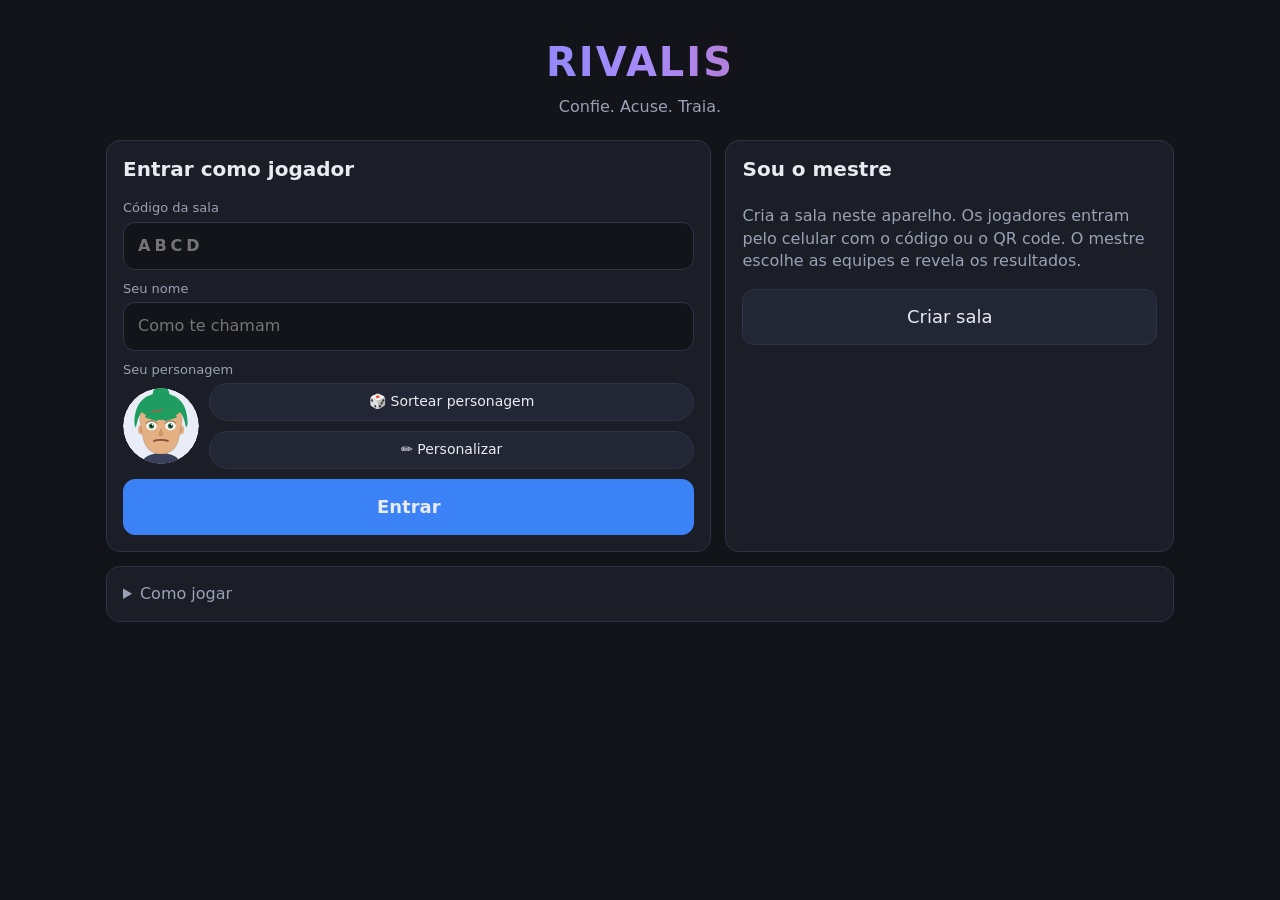
<file: index.html>
<!doctype html>
<html lang="pt-BR">
<head>
<meta charset="utf-8">
<meta name="viewport" content="width=device-width,initial-scale=1,viewport-fit=cover">
<meta name="theme-color" content="#12141a">
<title>Rivalis</title>
<meta name="description" content="Rivalis: jogo de dedução social para jogar pelo celular. A Resistência cumpre missões enquanto espiões infiltrados sabotam por dentro.">
<link rel="stylesheet" href="estilo.css">
</head>
<body>

<div id="app"></div>
<script src="vendor.js"></script>
<script src="avatar.js"></script>
<script src="cena.js"></script>
<script src="rivalis-net.js"></script>
<script src="rivalis-core.js"></script>
<script src="ui.js"></script>
</body>
</html>
</file>
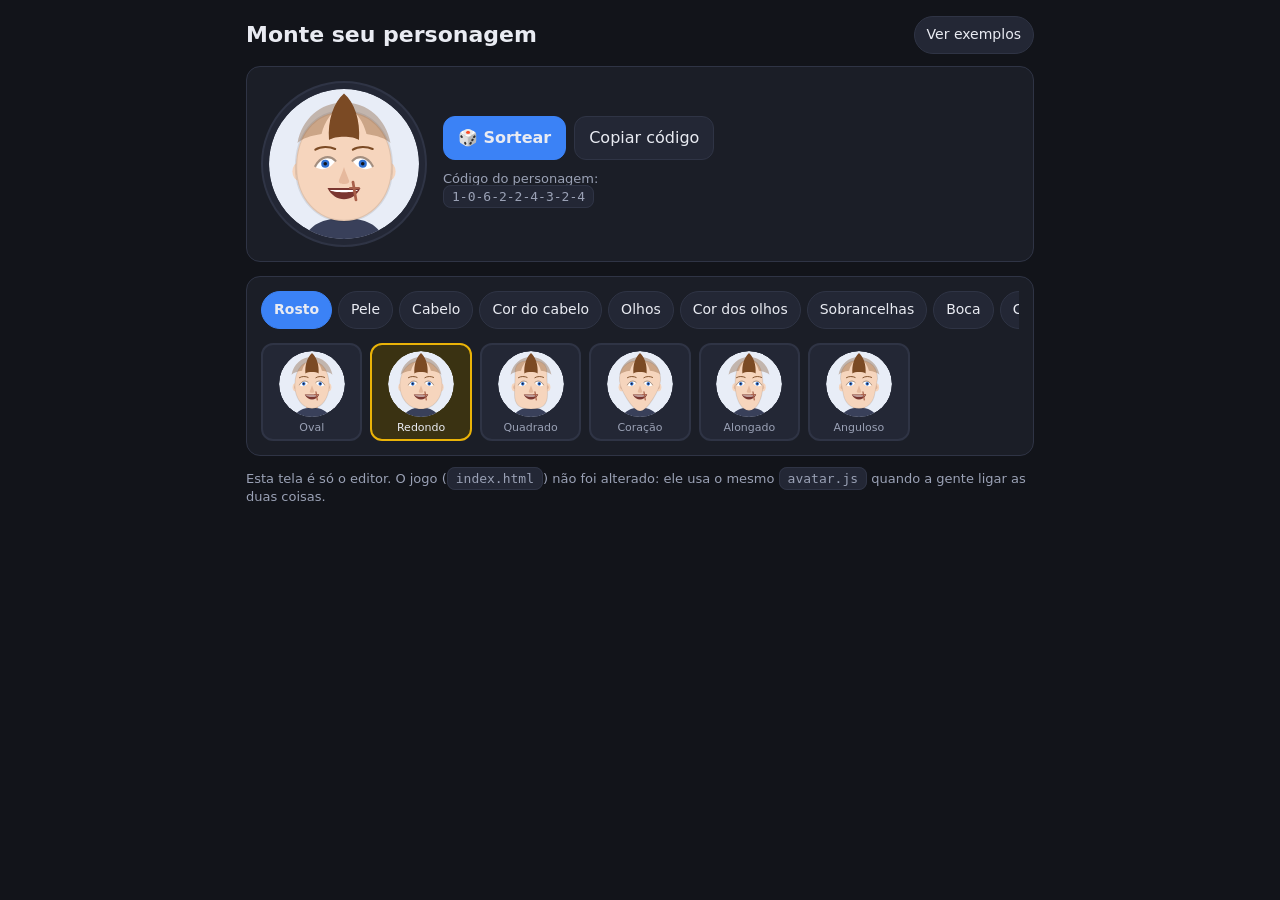
<file: avatar.html>
<!doctype html>
<html lang="pt-BR">
<head>
<meta charset="utf-8">
<meta name="viewport" content="width=device-width,initial-scale=1,viewport-fit=cover">
<meta name="theme-color" content="#12141a">
<title>Rivalis · Personagem</title>
<style>
:root{
  --bg:#12141a; --panel:#1b1e27; --panel2:#232735; --line:#2f3445; --text:#e9ebf2; --mute:#9aa1b5;
  --res:#3b82f6; --spy:#ef4444; --ok:#22c55e; --gold:#eab308; --r:14px;
}
*{box-sizing:border-box;-webkit-tap-highlight-color:transparent}
html,body{margin:0;background:var(--bg);color:var(--text);font:16px/1.4 system-ui,-apple-system,"Segoe UI",Roboto,sans-serif}
#app{max-width:820px;margin:0 auto;padding:16px 16px calc(28px + env(safe-area-inset-bottom))}
h1{font-size:22px;margin:0}
h3{font-size:13px;color:var(--mute);text-transform:uppercase;letter-spacing:.06em;margin:0 0 8px}
p{margin:6px 0}
.mute{color:var(--mute)} .small{font-size:13px}
.card{background:var(--panel);border:1px solid var(--line);border-radius:var(--r);padding:14px;margin-bottom:14px}
.row{display:flex;gap:8px;flex-wrap:wrap;align-items:center}
button{font:inherit;color:var(--text);background:var(--panel2);border:1px solid var(--line);border-radius:12px;padding:10px 14px;cursor:pointer;min-height:44px}
button:active{transform:scale(.97)}
button.primary{background:var(--res);border-color:var(--res);font-weight:700}
button.chip{padding:7px 12px;min-height:38px;border-radius:999px;font-size:14px}
button.chip.on{background:var(--res);border-color:var(--res);font-weight:700}
.hero{display:flex;gap:16px;align-items:center;flex-wrap:wrap}
.hero .big{background:var(--panel2);border-radius:50%;padding:6px;line-height:0;border:2px solid var(--line)}
.tabs{display:flex;gap:6px;overflow-x:auto;padding-bottom:4px;margin-bottom:10px;scrollbar-width:none}
.tabs::-webkit-scrollbar{display:none}
.tabs button{white-space:nowrap}
.opts{display:grid;grid-template-columns:repeat(auto-fill,minmax(88px,1fr));gap:8px}
.opt{background:var(--panel2);border:2px solid var(--line);border-radius:12px;padding:6px 4px;cursor:pointer;text-align:center;line-height:1}
.opt.on{border-color:var(--gold);background:#3a3212}
.opt svg{display:block;margin:0 auto;border-radius:50%}
.opt .lb{display:block;font-size:11px;color:var(--mute);margin-top:5px;overflow:hidden;text-overflow:ellipsis;white-space:nowrap}
.opt.on .lb{color:var(--text)}
.sw{display:grid;grid-template-columns:repeat(auto-fill,minmax(70px,1fr));gap:8px}
.swatch{border:2px solid var(--line);border-radius:12px;padding:8px 4px;background:var(--panel2);cursor:pointer;text-align:center}
.swatch.on{border-color:var(--gold)}
.swatch i{display:block;width:100%;height:26px;border-radius:8px;border:1px solid #0004}
.swatch .lb{display:block;font-size:11px;color:var(--mute);margin-top:5px}
code{background:var(--panel2);border:1px solid var(--line);border-radius:8px;padding:3px 8px;font-size:13px;word-break:break-all}
.grid{display:grid;grid-template-columns:repeat(auto-fill,minmax(70px,1fr));gap:10px}
</style>
</head>
<body>
<div id="app">
  <div class="row" style="justify-content:space-between;margin-bottom:12px">
    <h1>Monte seu personagem</h1>
    <button class="chip" id="galeria">Ver exemplos</button>
  </div>

  <div class="card hero">
    <div class="big" id="preview"></div>
    <div style="flex:1;min-width:200px">
      <div class="row">
        <button class="primary" id="sortear">🎲 Sortear</button>
        <button id="copiar">Copiar código</button>
      </div>
      <p class="small mute" style="margin-top:10px">Código do personagem:<br><code id="codigo"></code></p>
    </div>
  </div>

  <div class="card">
    <div class="tabs" id="tabs"></div>
    <div id="painel"></div>
  </div>

  <div class="card" id="galeriaBox" hidden>
    <h3>Exemplos aleatórios</h3>
    <div class="grid" id="galeriaGrid"></div>
  </div>

  <p class="small mute">Esta tela é só o editor. O jogo (<code>index.html</code>) não foi alterado: ele usa o mesmo <code>avatar.js</code> quando a gente ligar as duas coisas.</p>
</div>

<script src="avatar.js"></script>
<script>
'use strict';
const $ = id => document.getElementById(id);
const SAVE = 'rivalis-avatar';

let cfg;
try{ cfg = Avatar.parse(localStorage.getItem(SAVE) || ''); }catch(e){ cfg = null; }
if(!cfg || !localStorage.getItem(SAVE)) cfg = Avatar.random();

let tab = 'face';

function save(){ try{ localStorage.setItem(SAVE, Avatar.code(cfg)); }catch(e){} }

function renderPreview(){
  $('preview').innerHTML = Avatar.svg(cfg, {size:150});
  $('codigo').textContent = Avatar.code(cfg);
}
function renderTabs(){
  $('tabs').innerHTML = Avatar.KEYS
    .map(k => `<button class="chip ${k===tab?'on':''}" data-tab="${k}">${Avatar.PARTS[k].name}</button>`).join('');
}
function renderPainel(){
  const part = Avatar.PARTS[tab];
  if(part.color){
    $('painel').innerHTML = `<div class="sw">${part.list.map((o,i)=>`
      <div class="swatch ${cfg[tab]===i?'on':''}" data-i="${i}" role="button" tabindex="0">
        <i style="background:${o.c}"></i><span class="lb">${o.name}</span>
      </div>`).join('')}</div>`;
  } else {
    $('painel').innerHTML = `<div class="opts">${part.list.map((o,i)=>{
      const mini = Avatar.svg(Object.assign({}, cfg, {[tab]:i}), {size:66});
      return `<div class="opt ${cfg[tab]===i?'on':''}" data-i="${i}" role="button" tabindex="0">
        ${mini}<span class="lb">${o.name}</span></div>`;
    }).join('')}</div>`;
  }
}
function render(){ renderPreview(); renderTabs(); renderPainel(); save(); }

document.addEventListener('click', e => {
  const t = e.target.closest('[data-tab]');
  if(t){ tab = t.dataset.tab; renderTabs(); renderPainel(); return; }
  const o = e.target.closest('[data-i]');
  if(o){ cfg[tab] = +o.dataset.i; render(); return; }
});
$('sortear').onclick = () => { cfg = Avatar.random(); render(); };
$('copiar').onclick = async () => {
  const txt = Avatar.code(cfg);
  try{ await navigator.clipboard.writeText(txt); $('copiar').textContent = 'Copiado!'; }
  catch(e){ $('copiar').textContent = txt; }
  setTimeout(()=>$('copiar').textContent = 'Copiar código', 1500);
};
$('galeria').onclick = () => {
  const box = $('galeriaBox');
  box.hidden = !box.hidden;
  if(!box.hidden){
    $('galeriaGrid').innerHTML = Array.from({length:12}, () => {
      const c = Avatar.random();
      return `<div style="text-align:center"><div style="line-height:0">${Avatar.svg(c,{size:66})}</div></div>`;
    }).join('');
  }
};
render();
</script>
</body>
</html>
</file>
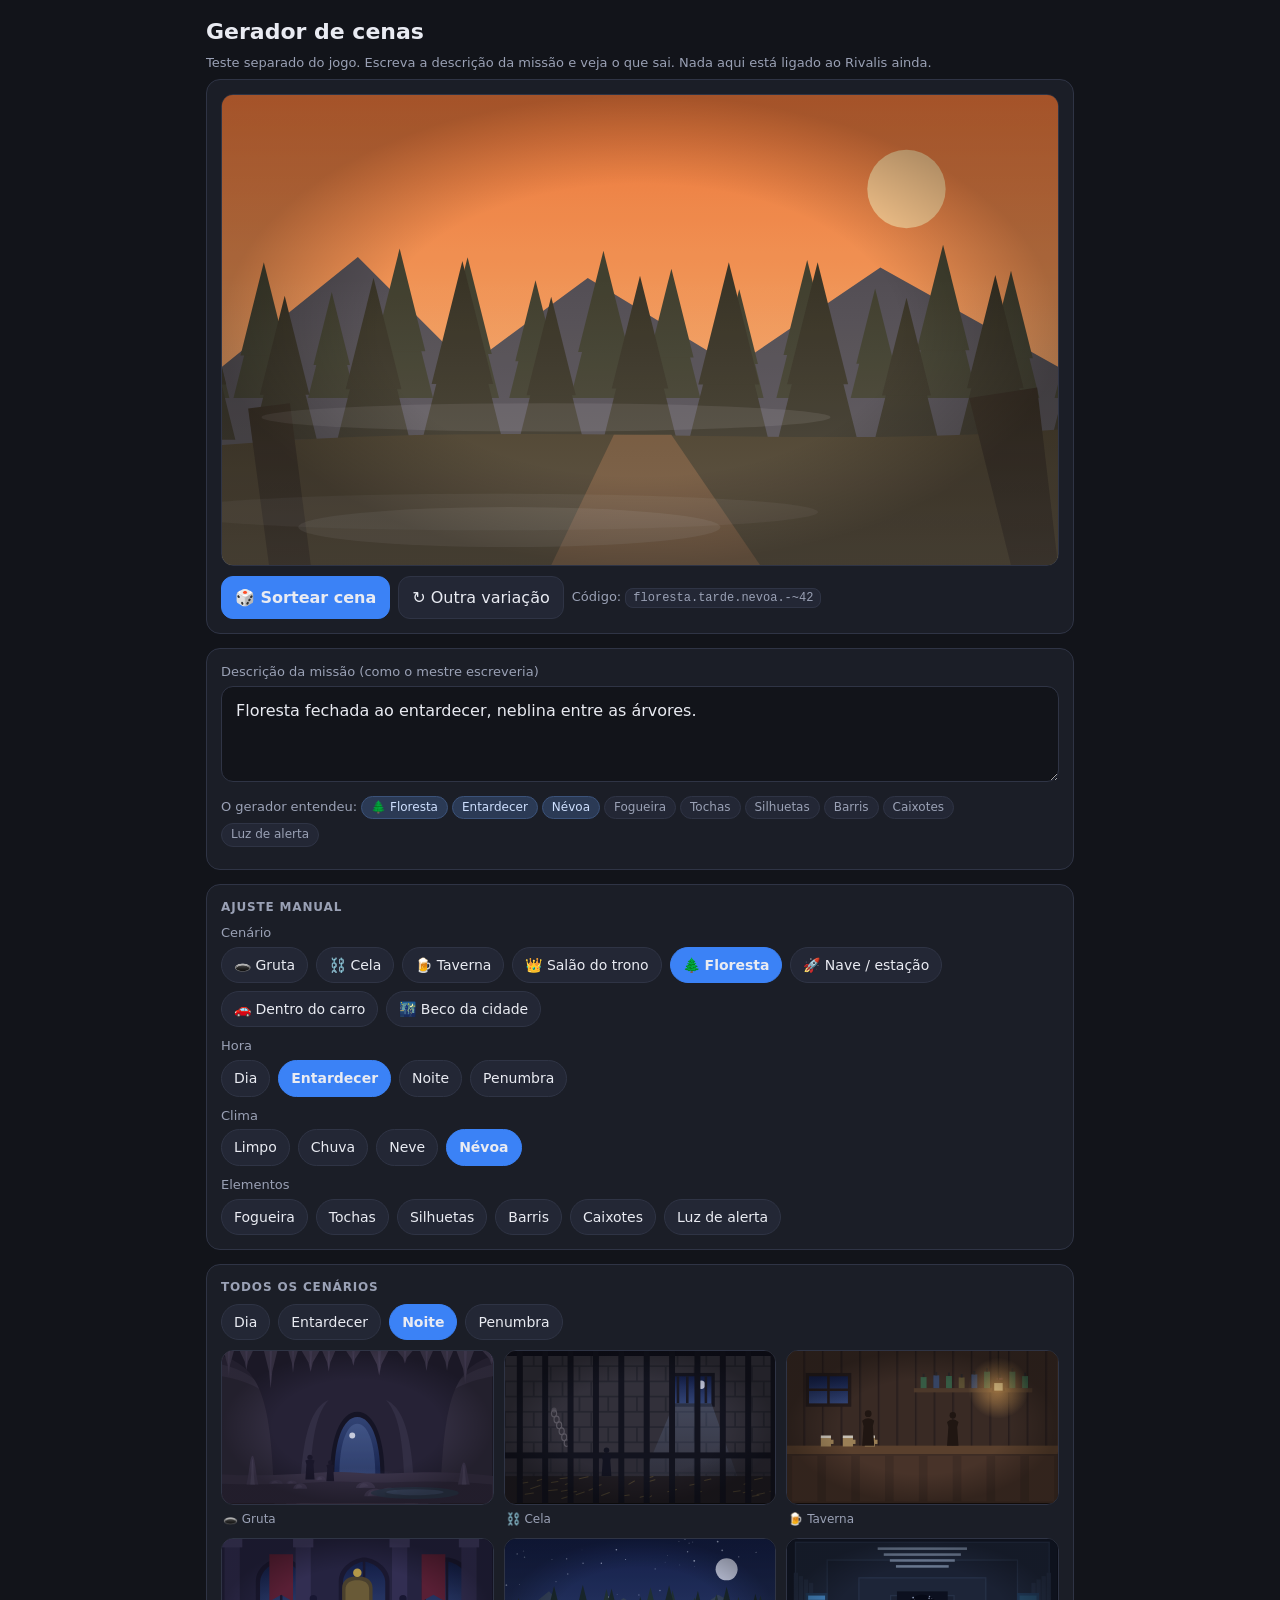
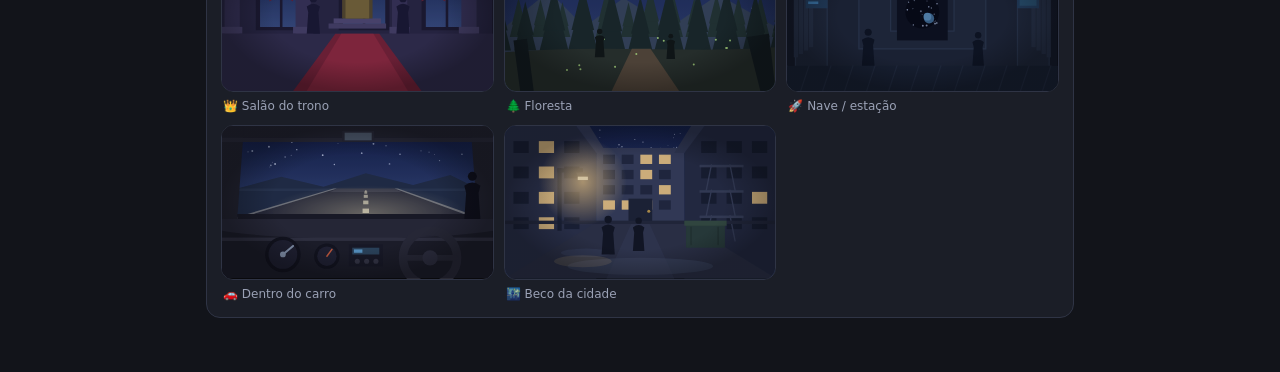
<file: cena.html>
<!doctype html>
<html lang="pt-BR">
<head>
<meta charset="utf-8">
<meta name="viewport" content="width=device-width,initial-scale=1,viewport-fit=cover">
<meta name="theme-color" content="#12141a">
<title>Rivalis · Cenas</title>
<style>
:root{--bg:#12141a;--panel:#1b1e27;--panel2:#232735;--line:#2f3445;--text:#e9ebf2;--mute:#9aa1b5;--res:#3b82f6;--gold:#eab308;--ok:#22c55e;--r:14px}
*{box-sizing:border-box;-webkit-tap-highlight-color:transparent}
html,body{margin:0;background:var(--bg);color:var(--text);font:16px/1.45 system-ui,-apple-system,"Segoe UI",Roboto,sans-serif}
#app{max-width:900px;margin:0 auto;padding:16px 16px 40px}
h1{font-size:22px;margin:0 0 4px} h3{font-size:12px;color:var(--mute);text-transform:uppercase;letter-spacing:.07em;margin:0 0 8px}
p{margin:6px 0} .mute{color:var(--mute)} .small{font-size:13px}
.card{background:var(--panel);border:1px solid var(--line);border-radius:var(--r);padding:14px;margin-bottom:14px}
.row{display:flex;gap:8px;flex-wrap:wrap;align-items:center}
button{font:inherit;color:var(--text);background:var(--panel2);border:1px solid var(--line);border-radius:12px;padding:9px 13px;cursor:pointer;min-height:42px}
button.chip{padding:7px 12px;min-height:36px;border-radius:999px;font-size:14px}
button.chip.on{background:var(--res);border-color:var(--res);font-weight:700}
button.primary{background:var(--res);border-color:var(--res);font-weight:700}
textarea{font:inherit;color:var(--text);background:var(--bg);border:1px solid var(--line);border-radius:12px;padding:12px 14px;width:100%;resize:vertical}
textarea:focus{outline:2px solid var(--res);outline-offset:1px}
label{font-size:13px;color:var(--mute);display:block;margin-bottom:4px}
.frame{border-radius:12px;overflow:hidden;line-height:0;border:1px solid var(--line);background:#000}
.frame svg{width:100%;height:auto;display:block}
code{background:var(--panel2);border:1px solid var(--line);border-radius:8px;padding:2px 7px;font-size:12px;word-break:break-all}
.gal{display:grid;grid-template-columns:repeat(auto-fill,minmax(210px,1fr));gap:10px}
.gal .cap{font-size:12px;color:var(--mute);padding:6px 2px 0}
.tag{display:inline-block;background:#2b3a55;border:1px solid #3b5279;color:#cfe0ff;border-radius:999px;padding:2px 9px;font-size:12px;margin:2px 4px 2px 0}
.tag.off{background:var(--panel2);border-color:var(--line);color:var(--mute)}
</style>
</head>
<body>
<div id="app">
  <h1>Gerador de cenas</h1>
  <p class="mute small">Teste separado do jogo. Escreva a descrição da missão e veja o que sai. Nada aqui está ligado ao Rivalis ainda.</p>

  <div class="card">
    <div class="frame" id="preview"></div>
    <div class="row" style="margin-top:10px">
      <button class="primary" id="sortear">🎲 Sortear cena</button>
      <button id="novaSemente">↻ Outra variação</button>
      <span class="small mute">Código: <code id="codigo"></code></span>
    </div>
  </div>

  <div class="card">
    <label for="txt">Descrição da missão (como o mestre escreveria)</label>
    <textarea id="txt" rows="3" placeholder="Entramos na gruta à noite, com tochas, e os goblins montam guarda perto da fogueira."></textarea>
    <p class="small mute" id="lido"></p>
  </div>

  <div class="card">
    <h3>Ajuste manual</h3>
    <div style="margin-bottom:10px"><label>Cenário</label><div class="row" id="ctrlCena"></div></div>
    <div style="margin-bottom:10px"><label>Hora</label><div class="row" id="ctrlHora"></div></div>
    <div style="margin-bottom:10px"><label>Clima</label><div class="row" id="ctrlClima"></div></div>
    <div><label>Elementos</label><div class="row" id="ctrlProps"></div></div>
  </div>

  <div class="card">
    <h3>Todos os cenários</h3>
    <div class="row" style="margin-bottom:10px" id="galHora"></div>
    <div class="gal" id="galeria"></div>
  </div>
</div>

<script src="cena.js"></script>
<script>
'use strict';
const $ = id => document.getElementById(id);
let cfg = Cena.normalize({id:'gruta', time:'penumbra', weather:'limpo', props:['tochas'], seed:'42'});
let galTime = 'noite';

const EX = [
  'Entramos na gruta à noite, com tochas, e os goblins montam guarda perto da fogueira.',
  'A cela é úmida e escura, com caixotes empilhados num canto.',
  'Dentro do carro, na estrada, de madrugada, com a luz de alerta no painel.',
  'O corredor da estação está no escuro, alarme vermelho piscando e alguém se movendo ao fundo.',
  'Floresta fechada ao entardecer, neblina entre as árvores.',
  'Beco da cidade na chuva, com um vulto embaixo do poste.',
  'A taverna cheia, com barris atrás do balcão.',
  'O salão do trono com guardas nas colunas e tochas nas paredes.',
];

function draw(){
  $('preview').innerHTML = Cena.svg(cfg, {w:880});
  $('codigo').textContent = Cena.code(cfg);
  ctrls();
}
function ctrls(){
  $('ctrlCena').innerHTML = Object.entries(Cena.SCENES)
    .map(([id,s])=>`<button class="chip ${cfg.id===id?'on':''}" data-k="id" data-v="${id}">${s.emoji} ${s.name}</button>`).join('');
  $('ctrlHora').innerHTML = Object.entries(Cena.TIME)
    .map(([id,t])=>`<button class="chip ${cfg.time===id?'on':''}" data-k="time" data-v="${id}">${t.name}</button>`).join('');
  $('ctrlClima').innerHTML = Object.entries(Cena.WEATHER)
    .map(([id,n])=>`<button class="chip ${cfg.weather===id?'on':''}" data-k="weather" data-v="${id}">${n}</button>`).join('');
  $('ctrlProps').innerHTML = Object.entries(Cena.PROPS)
    .map(([id,p])=>`<button class="chip ${cfg.props.includes(id)?'on':''}" data-k="prop" data-v="${id}">${p.name}</button>`).join('');
}
document.addEventListener('click', e => {
  const b = e.target.closest('[data-k]'); if(!b) return;
  const {k, v} = b.dataset;
  if(k === 'prop') cfg.props = cfg.props.includes(v) ? cfg.props.filter(p=>p!==v) : cfg.props.concat(v);
  else cfg[k] = v;
  draw();
});
$('txt').addEventListener('input', e => {
  const t = e.target.value;
  if(!t.trim()){ $('lido').textContent = ''; return; }
  const c = Cena.fromText(t, cfg.seed);
  cfg = c;
  const tags = [
    `<span class="tag">${Cena.SCENES[c.id].emoji} ${Cena.SCENES[c.id].name}${c.matched?'':' (palpite)'}</span>`,
    `<span class="tag">${Cena.TIME[c.time].name}</span>`,
    `<span class="tag ${c.weather==='limpo'?'off':''}">${Cena.WEATHER[c.weather]}</span>`,
    ...Object.keys(Cena.PROPS).map(p=>`<span class="tag ${c.props.includes(p)?'':'off'}">${Cena.PROPS[p].name}</span>`),
  ].join('');
  $('lido').innerHTML = 'O gerador entendeu: ' + tags + (c.matched ? '' : '<br><b>Nenhum cenário reconhecido nesse texto.</b> Escolha um na mão abaixo.');
  draw();
});
$('sortear').onclick = () => { cfg = Cena.random(); $('txt').value=''; $('lido').textContent=''; draw(); };
$('novaSemente').onclick = () => { cfg.seed = String(Math.floor(Math.random()*1e6)); draw(); };

function galeria(){
  $('galHora').innerHTML = Object.entries(Cena.TIME)
    .map(([id,t])=>`<button class="chip ${galTime===id?'on':''}" data-g="${id}">${t.name}</button>`).join('');
  $('galeria').innerHTML = Object.entries(Cena.SCENES).map(([id,s])=>`
    <div><div class="frame">${Cena.svg({id, time:galTime, weather:'limpo', props:['figuras'], seed:'7'}, {w:420})}</div>
    <div class="cap">${s.emoji} ${s.name}</div></div>`).join('');
}
document.addEventListener('click', e => {
  const b = e.target.closest('[data-g]'); if(!b) return;
  galTime = b.dataset.g; galeria();
});
$('txt').value = EX[Math.floor(Math.random()*EX.length)];
$('txt').dispatchEvent(new Event('input'));
galeria();
</script>
</body>
</html>
</file>
<file: estilo.css>
:root{
  --bg:#12141a; --panel:#1b1e27; --panel2:#232735; --line:#2f3445; --text:#e9ebf2; --mute:#9aa1b5;
  --res:#3b82f6; --res2:#1e3a8a; --spy:#ef4444; --spy2:#7f1d1d; --ok:#22c55e; --warn:#f59e0b; --gold:#eab308;
  --r:14px;
}
*{box-sizing:border-box;-webkit-tap-highlight-color:transparent}
html,body{margin:0;background:var(--bg);color:var(--text);font:16px/1.4 system-ui,-apple-system,"Segoe UI",Roboto,sans-serif}
body{min-height:100dvh}
#app{max-width:1100px;margin:0 auto;padding:16px 16px calc(24px + env(safe-area-inset-bottom))}
h1,h2,h3{margin:0 0 8px;line-height:1.2}
h1{font-size:28px;letter-spacing:.5px}
h2{font-size:20px}
h3{font-size:16px;color:var(--mute);font-weight:600;text-transform:uppercase;letter-spacing:.06em}
p{margin:6px 0}
.mute{color:var(--mute)}
.small{font-size:13px}
.card{background:var(--panel);border:1px solid var(--line);border-radius:var(--r);padding:16px;margin-bottom:14px}
.row{display:flex;gap:10px;flex-wrap:wrap;align-items:center}
.col{display:flex;flex-direction:column;gap:10px}
.grid2{display:grid;grid-template-columns:1fr;gap:14px}
@media(min-width:860px){.grid2{grid-template-columns:1.35fr 1fr}}
button{font:inherit;color:var(--text);background:var(--panel2);border:1px solid var(--line);border-radius:12px;padding:12px 16px;cursor:pointer;min-height:46px;transition:transform .05s,background .15s}
button:active{transform:scale(.97)}
button:disabled{opacity:.4;cursor:not-allowed}
button.primary{background:var(--res);border-color:var(--res);font-weight:700}
button.danger{background:var(--spy);border-color:var(--spy);font-weight:700}
button.ok{background:var(--ok);border-color:var(--ok);color:#06200f;font-weight:700}
button.ghost{background:transparent}
button.big{width:100%;font-size:18px;min-height:56px}
button.chip{padding:8px 12px;min-height:38px;border-radius:999px;font-size:14px}
button.chip.on{background:var(--res);border-color:var(--res)}
button.tpl{text-align:left;width:100%}
input{font:inherit;color:var(--text);background:var(--bg);border:1px solid var(--line);border-radius:12px;padding:12px 14px;width:100%;min-height:48px}
input:focus{outline:2px solid var(--res);outline-offset:1px}
label{font-size:13px;color:var(--mute);display:block;margin-bottom:4px}
.logo{font-size:40px;font-weight:900;letter-spacing:2px;background:linear-gradient(90deg,var(--res),#a78bfa,var(--spy));-webkit-background-clip:text;background-clip:text;color:transparent}
.top{display:flex;justify-content:space-between;align-items:center;gap:10px;margin-bottom:14px;flex-wrap:wrap}
.code{font-family:ui-monospace,Menlo,monospace;font-size:34px;font-weight:800;letter-spacing:6px}
.pill{display:inline-flex;align-items:center;gap:6px;background:var(--panel2);border:1px solid var(--line);border-radius:999px;padding:4px 10px;font-size:13px}
.dot{width:9px;height:9px;border-radius:50%;background:var(--mute);display:inline-block}
.dot.on{background:var(--ok)} .dot.off{background:var(--spy)}
.track{display:flex;gap:8px;justify-content:center;margin:6px 0 10px}
.m{width:52px;height:52px;border-radius:50%;border:2px solid var(--line);display:flex;align-items:center;justify-content:center;flex-direction:column;font-weight:800;position:relative;background:var(--panel2)}
.m small{font-size:10px;font-weight:600;color:var(--mute)}
.m.cur{border-color:var(--gold);box-shadow:0 0 0 3px #eab30833}
.m.S{background:var(--res);border-color:var(--res)} .m.F{background:var(--spy);border-color:var(--spy)}
.m.S small,.m.F small{color:#fff}
.m .two{position:absolute;bottom:-6px;right:-6px;background:var(--warn);color:#000;font-size:10px;border-radius:999px;padding:1px 5px}
.rej{display:flex;gap:6px;justify-content:center;align-items:center;font-size:13px;color:var(--mute)}
.rej i{width:14px;height:14px;border-radius:4px;border:1px solid var(--line);display:inline-block}
.rej i.x{background:var(--warn);border-color:var(--warn)}
.players{display:grid;grid-template-columns:repeat(auto-fill,minmax(172px,1fr));gap:8px}
.pl{background:var(--panel2);border:1px solid var(--line);border-radius:12px;padding:10px;display:flex;align-items:center;gap:8px;min-height:50px;text-align:left;width:100%}
.pl.sel{border-color:var(--gold);background:#3a3212}
.pl.spy{box-shadow:inset 3px 0 0 var(--spy)} .pl.resr{box-shadow:inset 3px 0 0 var(--res)}
.pl .nm{flex:1;min-width:0;overflow:hidden;text-overflow:ellipsis;white-space:nowrap}
.role{border-radius:var(--r);padding:18px;text-align:center;cursor:pointer;user-select:none;border:1px solid var(--line)}
.role.hid{background:repeating-linear-gradient(45deg,#1b1e27,#1b1e27 10px,#20242f 10px,#20242f 20px)}
.role.R{background:linear-gradient(135deg,var(--res2),#0f172a);border-color:var(--res)}
.role.S{background:linear-gradient(135deg,var(--spy2),#1c0a0a);border-color:var(--spy)}
.role .t{font-size:24px;font-weight:900;margin:4px 0}
.phase{border-left:4px solid var(--gold)}
.tabs{display:flex;gap:8px;margin-bottom:12px;position:sticky;top:0;background:var(--bg);padding:6px 0;z-index:5}
.tabs button{flex:1;position:relative}
.tabs button.on{background:var(--res);border-color:var(--res);font-weight:700}
.badge{position:absolute;top:-6px;right:-6px;background:var(--spy);color:#fff;border-radius:999px;font-size:12px;padding:1px 7px;font-weight:700}
.feed{display:flex;flex-direction:column;gap:6px;max-height:60vh;overflow:auto}
.msg{background:var(--panel2);border-radius:10px;padding:8px 10px;border-left:3px solid var(--line)}
.msg.accuse{border-left-color:var(--spy)} .msg.defend{border-left-color:var(--ok)} .msg.say{border-left-color:var(--res)} .msg.sys{background:transparent;border-left-color:var(--gold);color:var(--mute);font-size:14px}
.msg b{margin-right:4px}
.vt{display:grid;grid-template-columns:1fr auto;gap:4px 10px}
.cards{display:flex;gap:10px;justify-content:center;flex-wrap:wrap;margin:10px 0}
.mc{width:64px;height:90px;border-radius:10px;display:flex;align-items:center;justify-content:center;font-size:30px;font-weight:900;animation:flip .5s both}
.mc.S{background:var(--res)} .mc.F{background:var(--spy)}
@keyframes flip{from{transform:rotateY(90deg);opacity:0}to{transform:none;opacity:1}}
.banner{text-align:center;padding:22px;border-radius:var(--r);font-size:26px;font-weight:900}
.banner.R{background:linear-gradient(135deg,var(--res2),var(--res))} .banner.S{background:linear-gradient(135deg,var(--spy2),var(--spy))}
.qr{background:#fff;border-radius:10px;padding:6px;display:inline-block;line-height:0}
.qr svg{width:150px;height:150px}
.warn{background:#3a2a07;border:1px solid var(--warn);border-radius:10px;padding:10px;font-size:14px}
.err{background:#3a0d0d;border:1px solid var(--spy);border-radius:10px;padding:10px;font-size:14px}
.switch{display:flex;align-items:center;gap:10px}
details summary{cursor:pointer;color:var(--mute)}
.link{word-break:break-all;font-size:13px;color:var(--mute)}
.av{display:inline-block;line-height:0;flex:none}
.av svg{display:block;border-radius:50%}
.avgrid{display:grid;grid-template-columns:repeat(auto-fill,minmax(74px,1fr));gap:6px;margin-top:10px}
.avopt{display:flex;flex-direction:column;align-items:center;gap:3px;padding:5px 3px;min-height:0;font-size:10px;line-height:1.15;color:var(--mute)}
.avopt.on{border-color:var(--gold);background:#3a3212;color:var(--text)}
.avopt svg{border-radius:50%}
.avtabs{display:flex;gap:6px;overflow-x:auto;flex-wrap:nowrap;scrollbar-width:none}
.avtabs::-webkit-scrollbar{display:none}

/* história da sala */
.lore{border-left:4px solid #7c3aed}
.lore summary{font-weight:700;color:var(--text)}
.story{white-space:normal;line-height:1.55;color:#d7dbe8;font-size:15px}
textarea{font:inherit;color:var(--text);background:var(--bg);border:1px solid var(--line);border-radius:12px;padding:12px 14px;width:100%;resize:vertical}
textarea:focus{outline:2px solid var(--res);outline-offset:1px}
.scene{line-height:0;border-radius:10px;overflow:hidden;border:1px solid var(--line);margin:2px 0 8px}
.scene svg{width:100%;height:auto;display:block}
</file>
